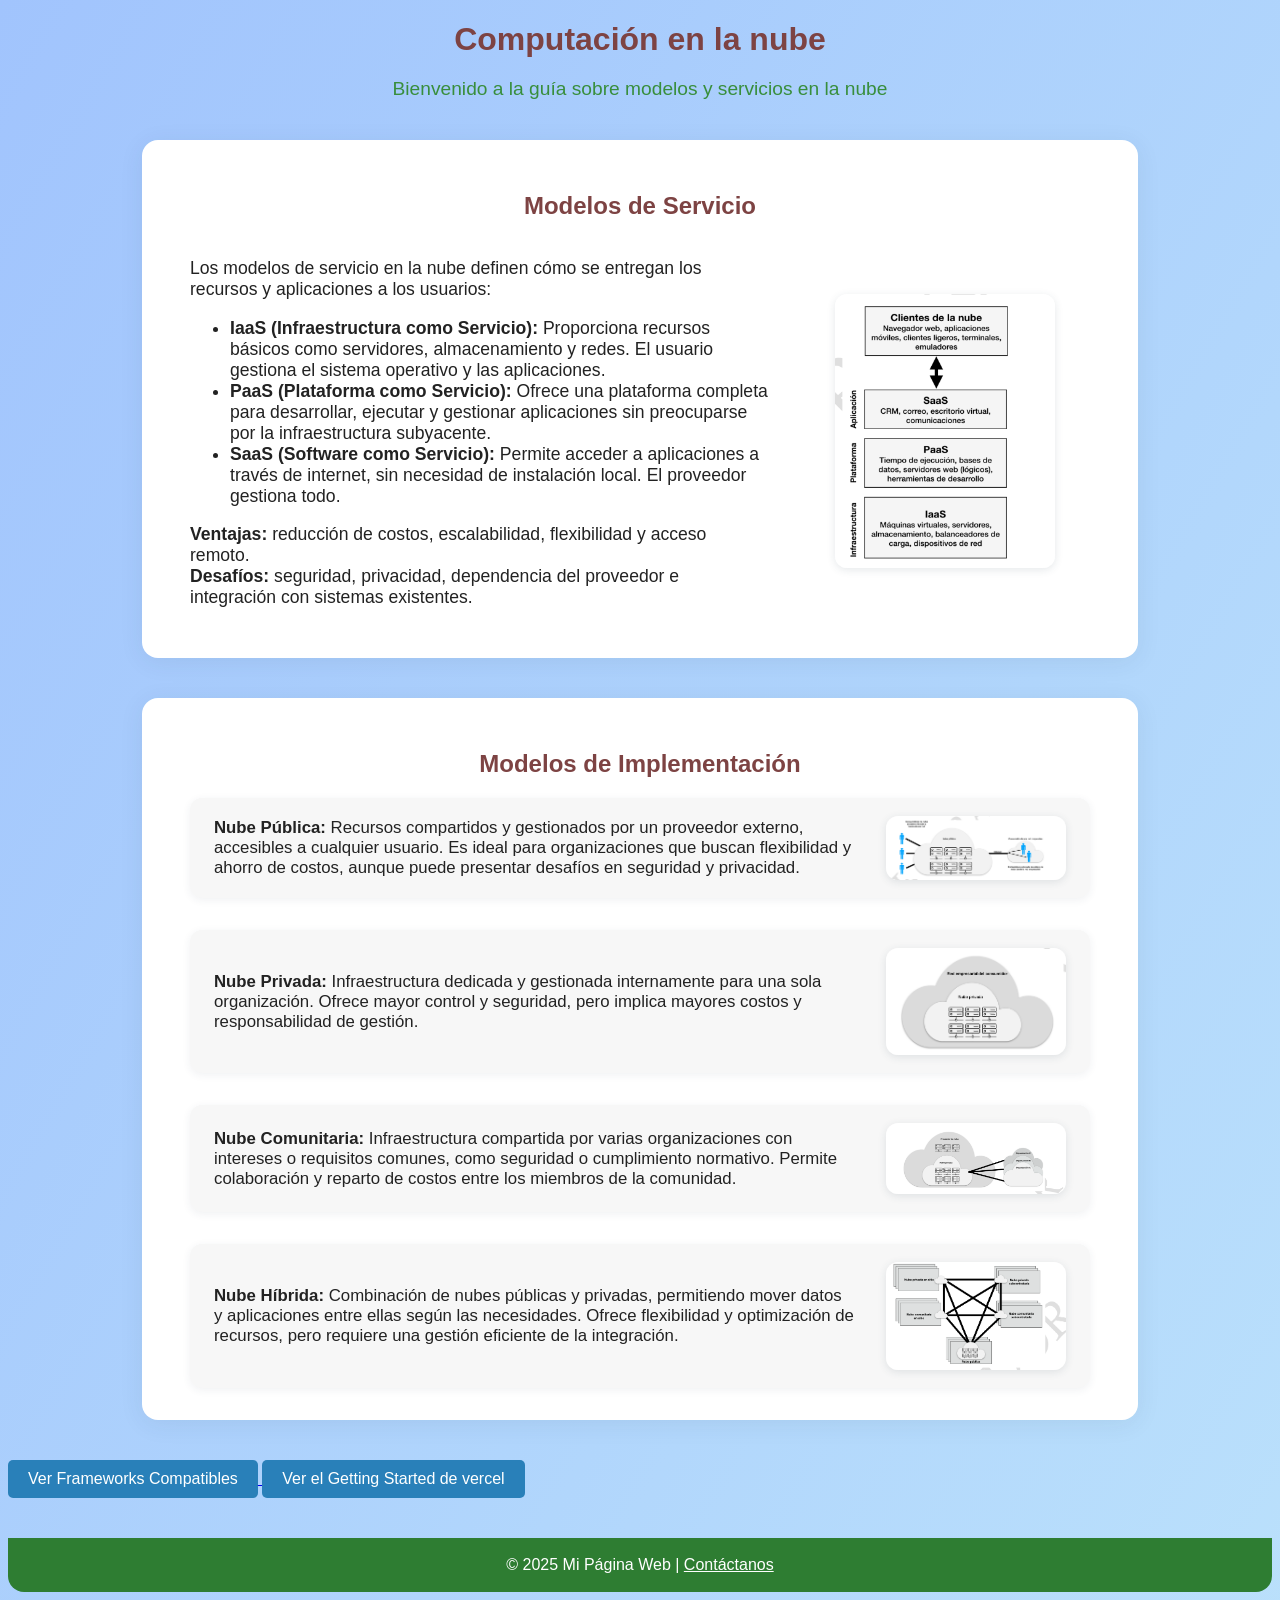
<file: src/index.html>
<!doctype html>
<html lang="es">

<head>
    <meta charset="UTF-8">
    <title>Inicio</title>
    <link rel="stylesheet" href="styles/style.css">
</head>

<body>
    <header>
        <h1>Computación en la nube</h1>
        <p style="text-align:center; font-size:1.2em; color:#388e3c;">
            Bienvenido a la guía sobre modelos y servicios en la nube
        </p>
    </header>

    <main>
        <section id="modelos-servicio" class="card">
            <h2>Modelos de Servicio</h2>
            <div class="servicio-flex">
                <div class="servicio-texto">
                    <p>
                        Los modelos de servicio en la nube definen cómo se entregan los recursos y aplicaciones a los
                        usuarios:
                    </p>
                    <ul>
                        <li><strong>IaaS (Infraestructura como Servicio):</strong> Proporciona recursos básicos como
                            servidores, almacenamiento y redes. El usuario gestiona el sistema operativo y las
                            aplicaciones.</li>
                        <li><strong>PaaS (Plataforma como Servicio):</strong> Ofrece una plataforma completa para
                            desarrollar, ejecutar y gestionar aplicaciones sin preocuparse por la infraestructura
                            subyacente.</li>
                        <li><strong>SaaS (Software como Servicio):</strong> Permite acceder a aplicaciones a través de
                            internet, sin necesidad de instalación local. El proveedor gestiona todo.</li>
                    </ul>
                    <p>
                        <strong>Ventajas:</strong> reducción de costos, escalabilidad, flexibilidad y acceso remoto.<br>
                        <strong>Desafíos:</strong> seguridad, privacidad, dependencia del proveedor e integración con
                        sistemas existentes.
                    </p>
                </div>
                <div class="servicio-img">
                    <img src="images/modelos-servicio.jpg" alt="Modelos de Servicio" class="modelo-img">
                </div>
            </div>
        </section>

        <section id="modelos-implementacion" class="card">
            <h2>Modelos de Implementación</h2>
            <div class="implementacion-list">
                <div class="implementacion-item">
                    <div class="implementacion-texto">
                        <strong>Nube Pública:</strong> Recursos compartidos y gestionados por un proveedor externo,
                        accesibles a cualquier usuario. Es ideal para organizaciones que buscan flexibilidad y ahorro de
                        costos, aunque puede presentar desafíos en seguridad y privacidad.
                    </div>
                    <img src="images/nube-publica.jpg" alt="Nube Pública" class="implementacion-img">
                </div>
                <div class="implementacion-item">
                    <div class="implementacion-texto">
                        <strong>Nube Privada:</strong> Infraestructura dedicada y gestionada internamente para una sola
                        organización. Ofrece mayor control y seguridad, pero implica mayores costos y responsabilidad de
                        gestión.
                    </div>
                    <img src="images/nube-privada.jpg" alt="Nube Privada" class="implementacion-img">
                </div>
                <div class="implementacion-item">
                    <div class="implementacion-texto">
                        <strong>Nube Comunitaria:</strong> Infraestructura compartida por varias organizaciones con
                        intereses o requisitos comunes, como seguridad o cumplimiento normativo. Permite colaboración y
                        reparto de costos entre los miembros de la comunidad.
                    </div>
                    <img src="images/nube-comunitaria.jpg" alt="Nube Comunitaria" class="implementacion-img">
                </div>
                <div class="implementacion-item">
                    <div class="implementacion-texto">
                        <strong>Nube Híbrida:</strong> Combinación de nubes públicas y privadas, permitiendo mover datos
                        y aplicaciones entre ellas según las necesidades. Ofrece flexibilidad y optimización de
                        recursos, pero requiere una gestión eficiente de la integración.
                    </div>
                    <img src="images/nube-hibrida.jpg" alt="Nube Híbrida" class="implementacion-img">
                </div>

        </section>

        <a href="supportedframeworks.html">
           <button
                style="padding:10px 20px; font-size:1em; border-radius:5px; background:#2980b9; color:white; border:none; cursor:pointer;">
                Ver Frameworks Compatibles
            </button>
        </a>
        <a href="GettingStarted.html">
            <button
                style="padding:10px 20px; font-size:1em; border-radius:5px; background:#2980b9; color:white; border:none; cursor:pointer;">
                Ver el Getting Started de vercel
            </button>
        </a>
    </main>

    <footer>
        &copy; 2025 Mi Página Web |
        <a href="mailto:contacto@tupagina.com" style="color:#fff;text-decoration:underline;">Contáctanos</a>
    </footer>
</body>

</html>
</file>
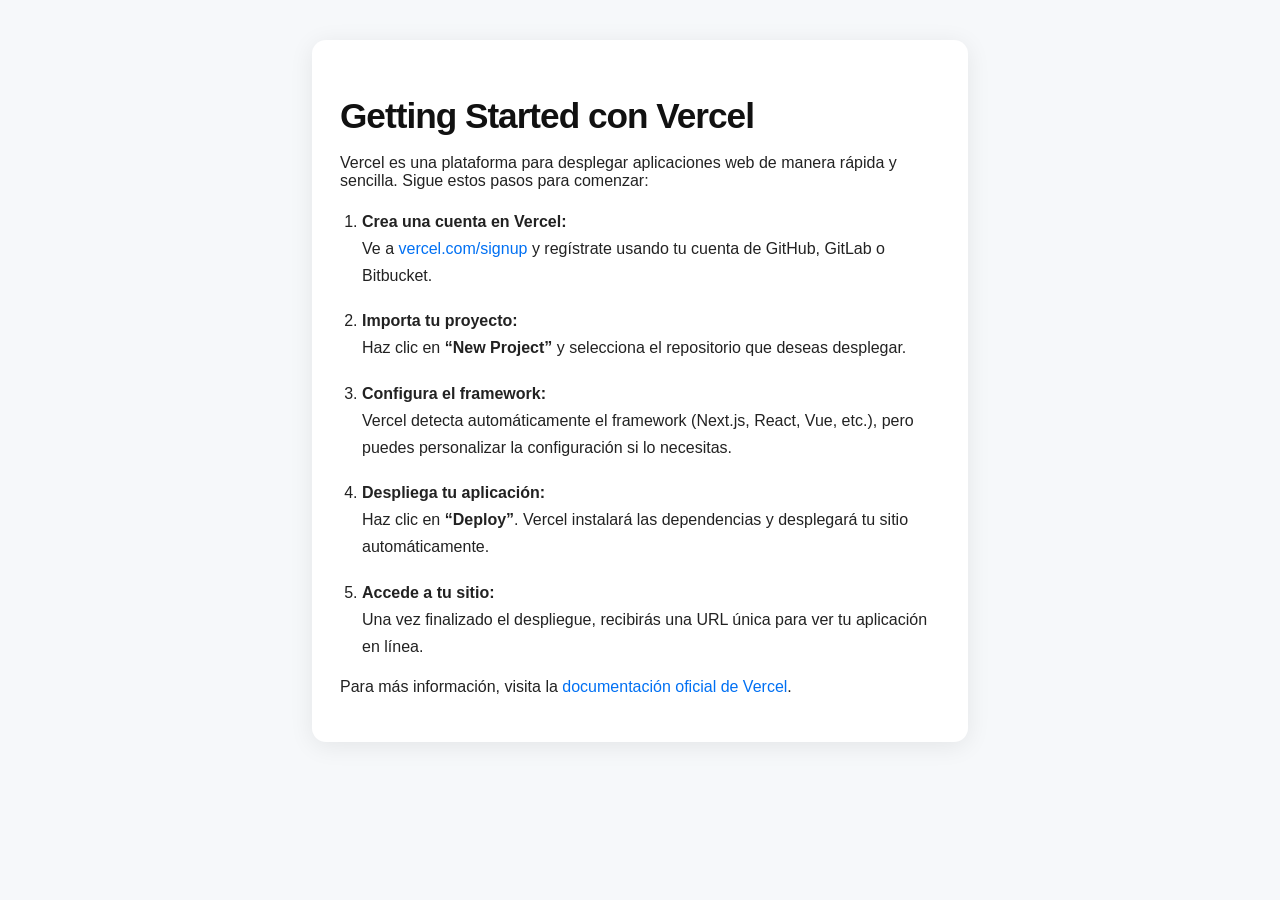
<file: src/GettingStarted.html>
<!DOCTYPE html>
<html lang="es">
<head>
    <meta charset="UTF-8">
    <title>Getting Started con Vercel</title>
    <style>
        body {
            background: #f6f8fa;
            font-family: 'Segoe UI', Arial, sans-serif;
            color: #222;
            margin: 0;
            padding: 0;
        }
        .container {
            max-width: 600px;
            background: #fff;
            margin: 40px auto 0 auto;
            padding: 32px 28px 28px 28px;
            border-radius: 14px;
            box-shadow: 0 4px 24px rgba(0,0,0,0.08);
        }
        h1 {
            color: #111;
            font-size: 2.2em;
            margin-bottom: 18px;
            letter-spacing: -1px;
        }
        ol {
            padding-left: 22px;
            margin-bottom: 18px;
        }
        li {
            margin-bottom: 18px;
            line-height: 1.7;
        }
        a {
            color: #0070f3;
            text-decoration: none;
            transition: color 0.2s;
        }
        a:hover {
            color: #0051a8;
            text-decoration: underline;
        }
        strong {
            color: #222;
        }
        p {
            margin-bottom: 18px;
        }
        @media (max-width: 700px) {
            .container {
                margin: 16px;
                padding: 18px 8px 18px 8px;
            }
            h1 {
                font-size: 1.4em;
            }
        }
    </style>
</head>
<body>
    <div class="container">
        <h1>Getting Started con Vercel</h1>
        <p>
            Vercel es una plataforma para desplegar aplicaciones web de manera rápida y sencilla. Sigue estos pasos para comenzar:
        </p>
        <ol>
            <li>
                <strong>Crea una cuenta en Vercel:</strong>
                <br>
                Ve a <a href="https://vercel.com/signup" target="_blank">vercel.com/signup</a> y regístrate usando tu cuenta de GitHub, GitLab o Bitbucket.
            </li>
            <li>
                <strong>Importa tu proyecto:</strong>
                <br>
                Haz clic en <b>“New Project”</b> y selecciona el repositorio que deseas desplegar.
            </li>
            <li>
                <strong>Configura el framework:</strong>
                <br>
                Vercel detecta automáticamente el framework (Next.js, React, Vue, etc.), pero puedes personalizar la configuración si lo necesitas.
            </li>
            <li>
                <strong>Despliega tu aplicación:</strong>
                <br>
                Haz clic en <b>“Deploy”</b>. Vercel instalará las dependencias y desplegará tu sitio automáticamente.
            </li>
            <li>
                <strong>Accede a tu sitio:</strong>
                <br>
                Una vez finalizado el despliegue, recibirás una URL única para ver tu aplicación en línea.
            </li>
        </ol>
        <p>
            Para más información, visita la <a href="https://vercel.com/docs" target="_blank">documentación oficial de Vercel</a>.
        </p>
    </div>
</body>
</html>
</file>
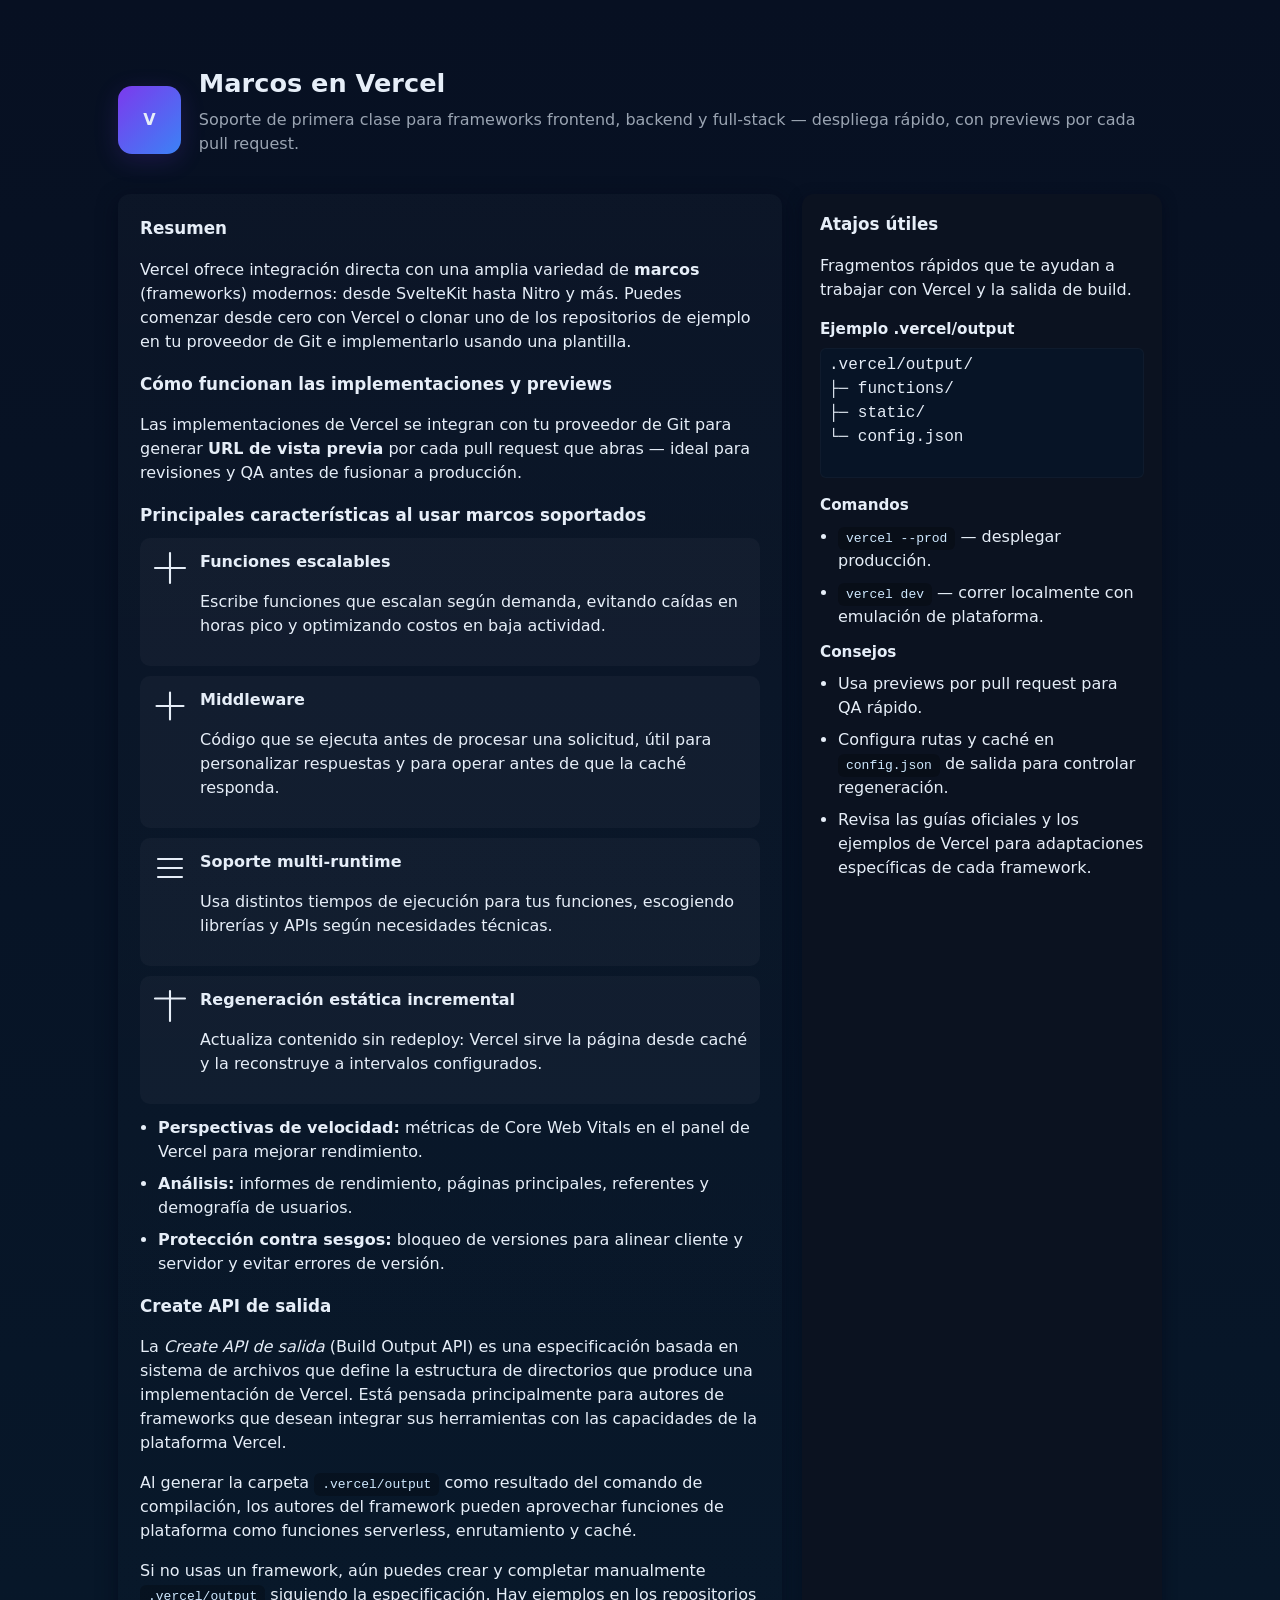
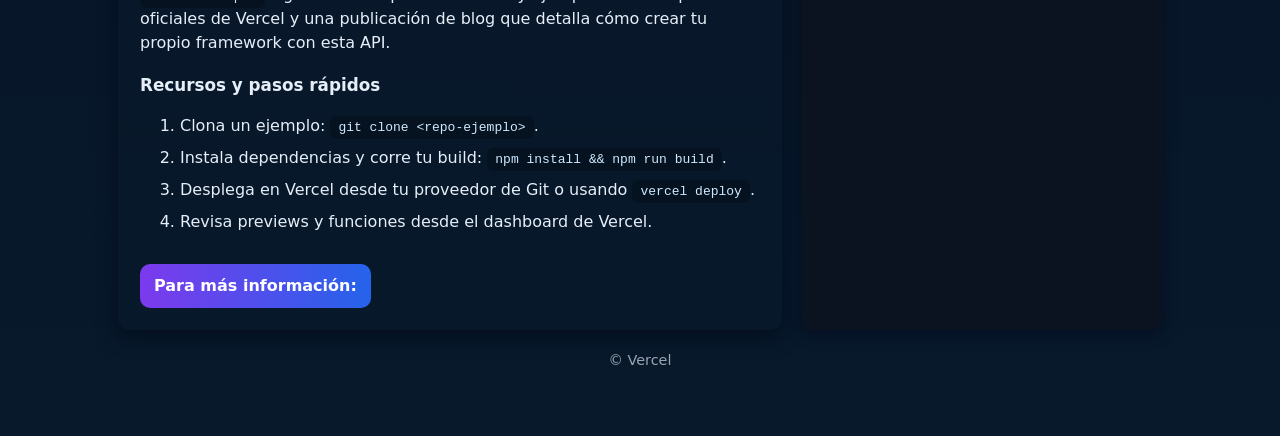
<file: src/supportedframeworks.html>
<!doctype html>
<html lang="es">
<head>
  <meta charset="utf-8" /> 
  <meta name="viewport" content="width=device-width, initial-scale=1" /> 
  <title>Marcos en Vercel — Guía rápida</title> 
  <meta name="description" content="Resumen de soporte, características y la especificación Create API de salida para integrar marcos con Vercel." /> 
  
  <!-- Vinculamos el CSS externo con la ruta correcta -->
  <link rel="stylesheet" href="styles/Styleframeworks.css" />
</head>
<body>
  <div class="wrap">
    <header>
      <div class="logo">V</div>
      <div>
        <h1>Marcos en Vercel</h1>
        <p class="lead">Soporte de primera clase para frameworks frontend, backend y full-stack — despliega rápido, con previews por cada pull request.</p>
      </div>
    </header>

    <div class="grid" style="margin-top:18px">
      <main>
        <section>
          <h2>Resumen</h2>
          <p>Vercel ofrece integración directa con una amplia variedad de <strong>marcos</strong> (frameworks) modernos: desde SvelteKit hasta Nitro y más. Puedes comenzar desde cero con Vercel o clonar uno de los repositorios de ejemplo en tu proveedor de Git e implementarlo usando una plantilla.</p>
        </section>

        <section>
          <h2>Cómo funcionan las implementaciones y previews</h2>
          <p>Las implementaciones de Vercel se integran con tu proveedor de Git para generar <strong>URL de vista previa</strong> por cada pull request que abras — ideal para revisiones y QA antes de fusionar a producción.</p>
        </section>

        <section>
          <h2>Principales características al usar marcos soportados</h2>

          <div class="feature">
            <svg width="36" height="36" viewBox="0 0 24 24" fill="none" aria-hidden="true"><path d="M12 2v20M2 12h20" stroke="currentColor" stroke-width="1.4" stroke-linecap="round" stroke-linejoin="round"/></svg>
            <div>
              <strong>Funciones escalables</strong>
              <p class="muted">Escribe funciones que escalan según demanda, evitando caídas en horas pico y optimizando costos en baja actividad.</p>
            </div>
          </div>

          <div class="feature" style="margin-top:10px">
            <svg width="36" height="36" viewBox="0 0 24 24" fill="none" aria-hidden="true"><path d="M3 12h18M12 3v18" stroke="currentColor" stroke-width="1.4" stroke-linecap="round" stroke-linejoin="round"/></svg>
            <div>
              <strong>Middleware</strong>
              <p class="muted">Código que se ejecuta antes de procesar una solicitud, útil para personalizar respuestas y para operar antes de que la caché responda.</p>
            </div>
          </div>

          <div class="feature" style="margin-top:10px">
            <svg width="36" height="36" viewBox="0 0 24 24" fill="none" aria-hidden="true"><path d="M4 6h16M4 18h16M4 12h16" stroke="currentColor" stroke-width="1.4" stroke-linecap="round" stroke-linejoin="round"/></svg>
            <div>
              <strong>Soporte multi-runtime</strong>
              <p class="muted">Usa distintos tiempos de ejecución para tus funciones, escogiendo librerías y APIs según necesidades técnicas.</p>
            </div>
          </div>

          <div class="feature" style="margin-top:10px">
            <svg width="36" height="36" viewBox="0 0 24 24" fill="none" aria-hidden="true"><path d="M12 2v20M2 7h20" stroke="currentColor" stroke-width="1.4" stroke-linecap="round" stroke-linejoin="round"/></svg>
            <div>
              <strong>Regeneración estática incremental</strong>
              <p class="muted">Actualiza contenido sin redeploy: Vercel sirve la página desde caché y la reconstruye a intervalos configurados.</p>
            </div>
          </div>

          <div style="margin-top:12px">
            <ul>
              <li><strong>Perspectivas de velocidad:</strong> métricas de Core Web Vitals en el panel de Vercel para mejorar rendimiento.</li>
              <li><strong>Análisis:</strong> informes de rendimiento, páginas principales, referentes y demografía de usuarios.</li>
              <li><strong>Protección contra sesgos:</strong> bloqueo de versiones para alinear cliente y servidor y evitar errores de versión.</li>
            </ul>
          </div>

        </section>

        <section>
          <h2>Create API de salida</h2>
          <p>La <em>Create API de salida</em> (Build Output API) es una especificación basada en sistema de archivos que define la estructura de directorios que produce una implementación de Vercel. Está pensada principalmente para autores de frameworks que desean integrar sus herramientas con las capacidades de la plataforma Vercel.</p>

          <p>Al generar la carpeta <code>.vercel/output</code> como resultado del comando de compilación, los autores del framework pueden aprovechar funciones de plataforma como funciones serverless, enrutamiento y caché.</p>

          <p>Si no usas un framework, aún puedes crear y completar manualmente <code>.vercel/output</code> siguiendo la especificación. Hay ejemplos en los repositorios oficiales de Vercel y una publicación de blog que detalla cómo crear tu propio framework con esta API.</p>
        </section>

        <section>
          <h2>Recursos y pasos rápidos</h2>
          <ol>
            <li>Clona un ejemplo: <code>git clone &lt;repo-ejemplo&gt;</code>.</li>
            <li>Instala dependencias y corre tu build: <code>npm install && npm run build</code>.</li>
            <li>Desplega en Vercel desde tu proveedor de Git o usando <code>vercel deploy</code>.</li>
            <li>Revisa previews y funciones desde el dashboard de Vercel.</li>
          </ol>

          <!-- Botón corregido -->
          <a class="cta"
             href="https://vercel.com/docs/frameworks"
             target="_blank"
             rel="noopener noreferrer"
             aria-label="Más información sobre frameworks soportados en Vercel">
            Para más información:
          </a>
        </section>

      </main>

      <aside>
        <h2>Atajos útiles</h2>
        <p class="muted">Fragmentos rápidos que te ayudan a trabajar con Vercel y la salida de build.</p>

        <section style="margin-top:10px">
          <h3 style="margin:0;font-size:0.95rem">Ejemplo .vercel/output</h3>
          <pre class="kbd" style="margin-top:8px">.vercel/output/
├─ functions/
├─ static/
└─ config.json
          </pre>
        </section>

        <section style="margin-top:12px">
          <h3 style="margin:0;font-size:0.95rem">Comandos</h3>
          <ul>
            <li><code>vercel --prod</code> — desplegar producción.</li>
            <li><code>vercel dev</code> — correr localmente con emulación de plataforma.</li>
          </ul>
        </section>

        <section style="margin-top:12px">
          <h3 style="margin:0;font-size:0.95rem">Consejos</h3>
          <ul>
            <li>Usa previews por pull request para QA rápido.</li>
            <li>Configura rutas y caché en <code>config.json</code> de salida para controlar regeneración.</li>
            <li>Revisa las guías oficiales y los ejemplos de Vercel para adaptaciones específicas de cada framework.</li>
          </ul>
        </section>
      </aside>
    </div>

    <footer>
      © Vercel 
    </footer>
  </div>
</body>
</html>
</file>
<file: src/styles/style.css>
body {
    min-height: 100vh;
    font-family: 'Segoe UI', 'Roboto', Arial, sans-serif;
    color: #222;
    background: linear-gradient(120deg, #a1c4fd, #c2e9fb, #fbc2eb, #fcb69f);
    background-size: 400% 400%;
    animation: gradientBG 15s ease infinite;
}

@keyframes gradientBG {
    0% {background-position: 0% 50%;}
    50% {background-position: 100% 50%;}
    100% {background-position: 0% 50%;}
}

h1, h2 {
    color: #7d4343;
    text-align: center;
    margin-bottom: 20px;
}

.card {
    background: #fff;
    border-radius: 16px;
    box-shadow: 0 4px 24px rgba(44, 62, 80, 0.08);
    margin: 40px auto;
    padding: 32px 48px;
    max-width: 900px;
    transition: box-shadow 0.3s;
}

.card:hover {
    box-shadow: 0 8px 32px rgba(44, 62, 80, 0.18);
}

.servicio-flex {
    display: flex;
    flex-wrap: wrap;
    align-items: center;
    gap: 32px;
}

.servicio-texto {
    flex: 2;
    min-width: 250px;
    font-size: 1.1em;
}

.servicio-img {
    flex: 1;
    min-width: 220px;
    text-align: center;
}

.modelo-img {
    display: inline-block;
    margin: 0 auto;
    max-width: 220px;
    border-radius: 12px;
    box-shadow: 0 2px 8px rgba(44, 62, 80, 0.12);
    transition: transform 0.3s;
}

.modelo-img:hover {
    transform: scale(1.07);
}

.implementacion-list {
    display: flex;
    flex-direction: column;
    gap: 32px;
}

.implementacion-item {
    display: flex;
    align-items: center;
    gap: 32px;
    background: #f7f7f7;
    border-radius: 12px;
    padding: 18px 24px;
    box-shadow: 0 2px 8px rgba(44, 62, 80, 0.07);
    transition: box-shadow 0.3s;
}

.implementacion-item:hover {
    box-shadow: 0 4px 16px rgba(44, 62, 80, 0.14);
}

.implementacion-texto {
    flex: 2;
    min-width: 220px;
    font-size: 1.05em;
}

.implementacion-img {
    flex: 1;
    max-width: 180px;
    width: 100%;
    border-radius: 12px;
    box-shadow: 0 2px 8px rgba(44, 62, 80, 0.12);
    display: inline-block;
    margin-left: auto;
    margin-right: auto;
    transition: transform 0.3s;
}

.implementacion-img:hover {
    transform: scale(1.07);
}

footer {
    background: #2e7d32;
    color: #fff;
    text-align: center;
    padding: 18px 0;
    border-radius: 0 0 16px 16px;
    margin-top: 40px;
    font-size: 1em;
}
</file>
<file: src/styles/Styleframeworks.css>
:root{
  --bg:#0f1724; --card:#0b1220; --accent:#7c3aed; --muted:#9aa4b2;
  --glass: rgba(255,255,255,0.03); --radius:12px; --maxw:1100px; --gap:20px;
}
*{box-sizing:border-box}
body{
  font-family:Inter, ui-sans-serif, system-ui, -apple-system, "Segoe UI", Roboto, "Helvetica Neue", Arial;
  margin:0;
  background:linear-gradient(180deg,#071022 0%, #07192b 100%);
  color:#e6eef8; line-height:1.5
}
.wrap{max-width:var(--maxw); margin:36px auto; padding:28px;}
header{display:flex; gap:18px; align-items:center}
.logo{
  width:68px;height:68px;border-radius:14px;
  background:linear-gradient(135deg,var(--accent),#3b82f6);
  display:grid;place-items:center;font-weight:700;
  box-shadow:0 6px 24px rgba(124,58,237,0.18)
}
h1{font-size:1.6rem;margin:0}
p.lead{color:var(--muted);margin:6px 0 20px}
.grid{display:grid;grid-template-columns:1fr 360px;gap:var(--gap)}
main{
  background:linear-gradient(180deg, rgba(255,255,255,0.02), transparent);
  padding:22px;border-radius:var(--radius);
  box-shadow:0 6px 20px rgba(2,6,23,0.6)
}
aside{
  padding:18px;background:var(--card);border-radius:var(--radius);
  box-shadow:0 4px 14px rgba(2,6,23,0.5)
}
section + section{margin-top:18px}
h2{font-size:1.05rem;margin:0 0 10px}
ul{margin:0 0 0 18px;padding:0}
li{margin:8px 0}
.feature{
  display:flex;gap:12px;align-items:flex-start;
  background:var(--glass);padding:12px;border-radius:10px
}
.feature svg{flex:0 0 36px}
.cta{
  display:inline-block;margin-top:14px;padding:10px 14px;border-radius:10px;
  background:linear-gradient(90deg,var(--accent),#2563eb);
  text-decoration:none;color:white;font-weight:600
}
footer{color:var(--muted);font-size:.9rem;margin-top:20px;text-align:center}
code{
  background:rgba(0,0,0,0.25);padding:4px 8px;border-radius:6px;color:#cfe9ff
}
.kbd{
  font-family:ui-monospace,SFMono-Regular,Menlo,monospace;
  background:#071426;padding:4px 8px;border-radius:6px;
  border:1px solid rgba(255,255,255,0.03)
}
@media (max-width:880px){
  .grid{grid-template-columns:1fr}
  aside{order:-1}
}
</file>
